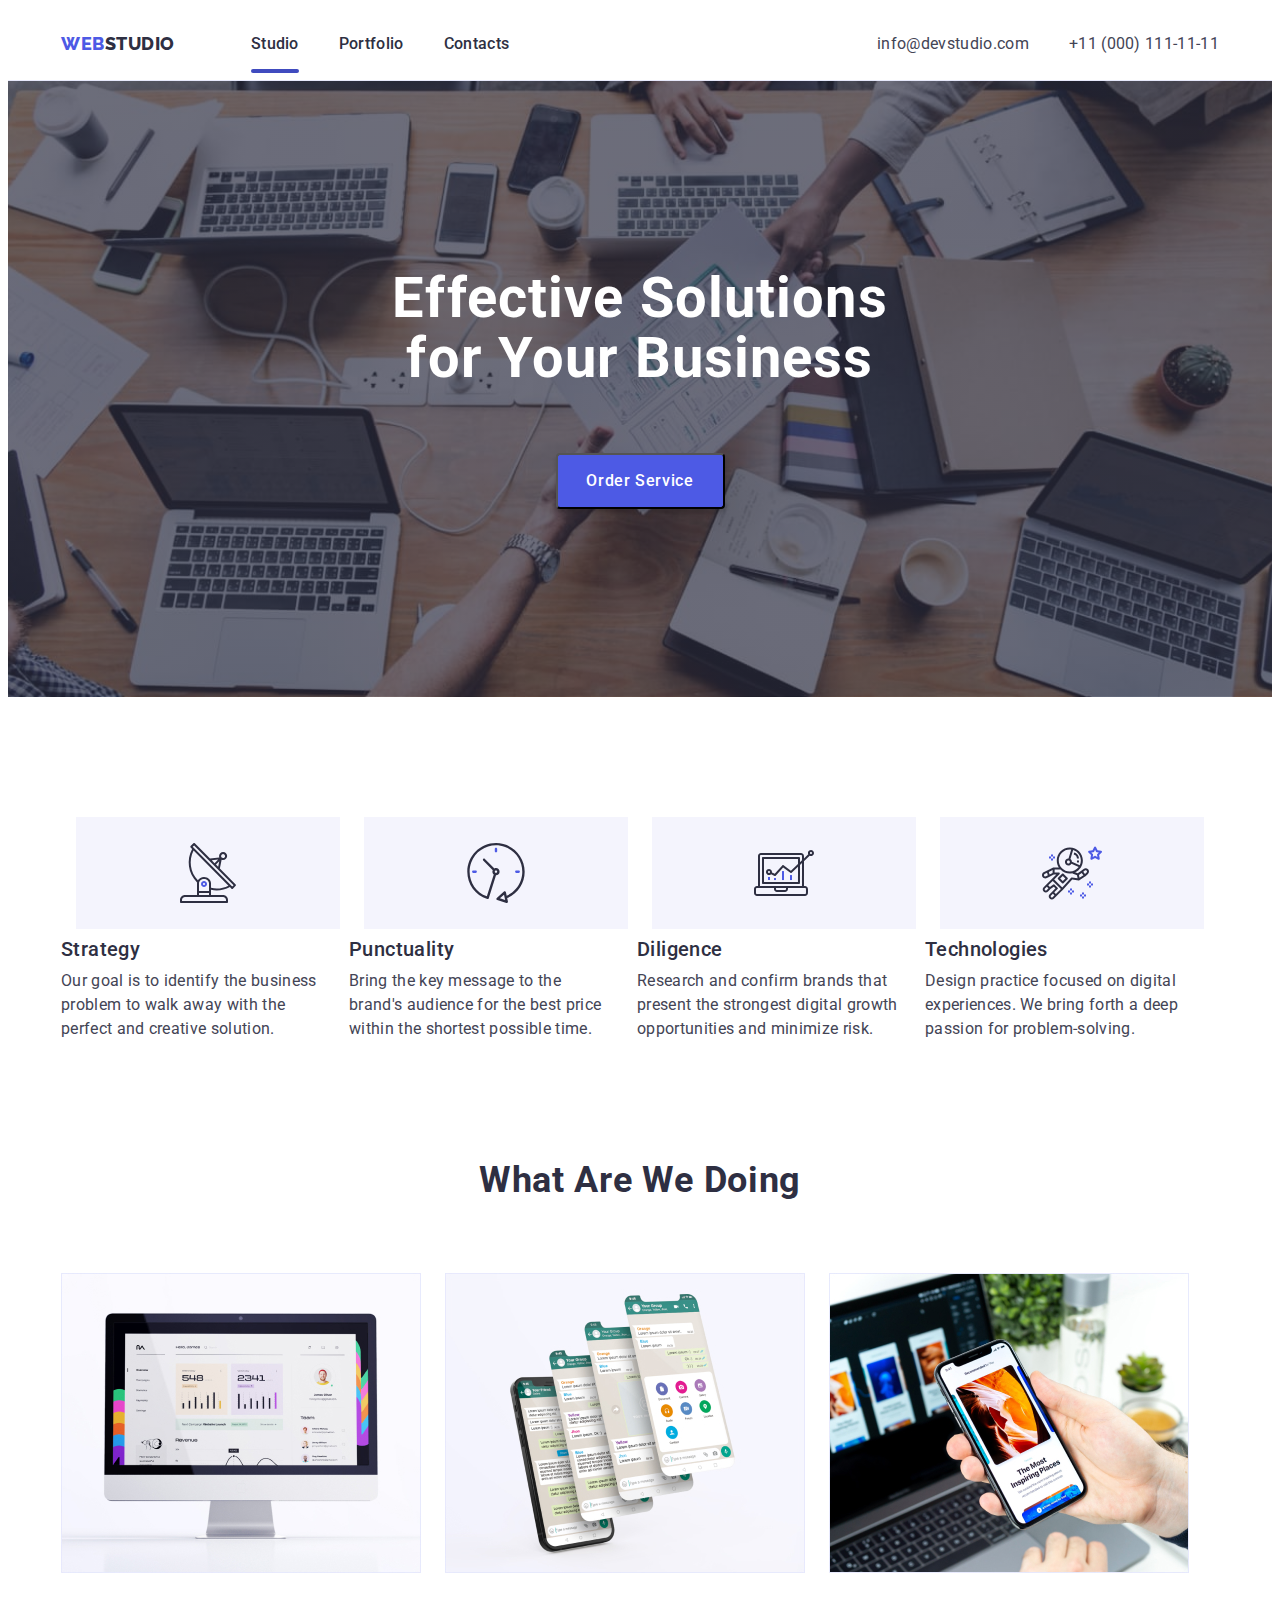
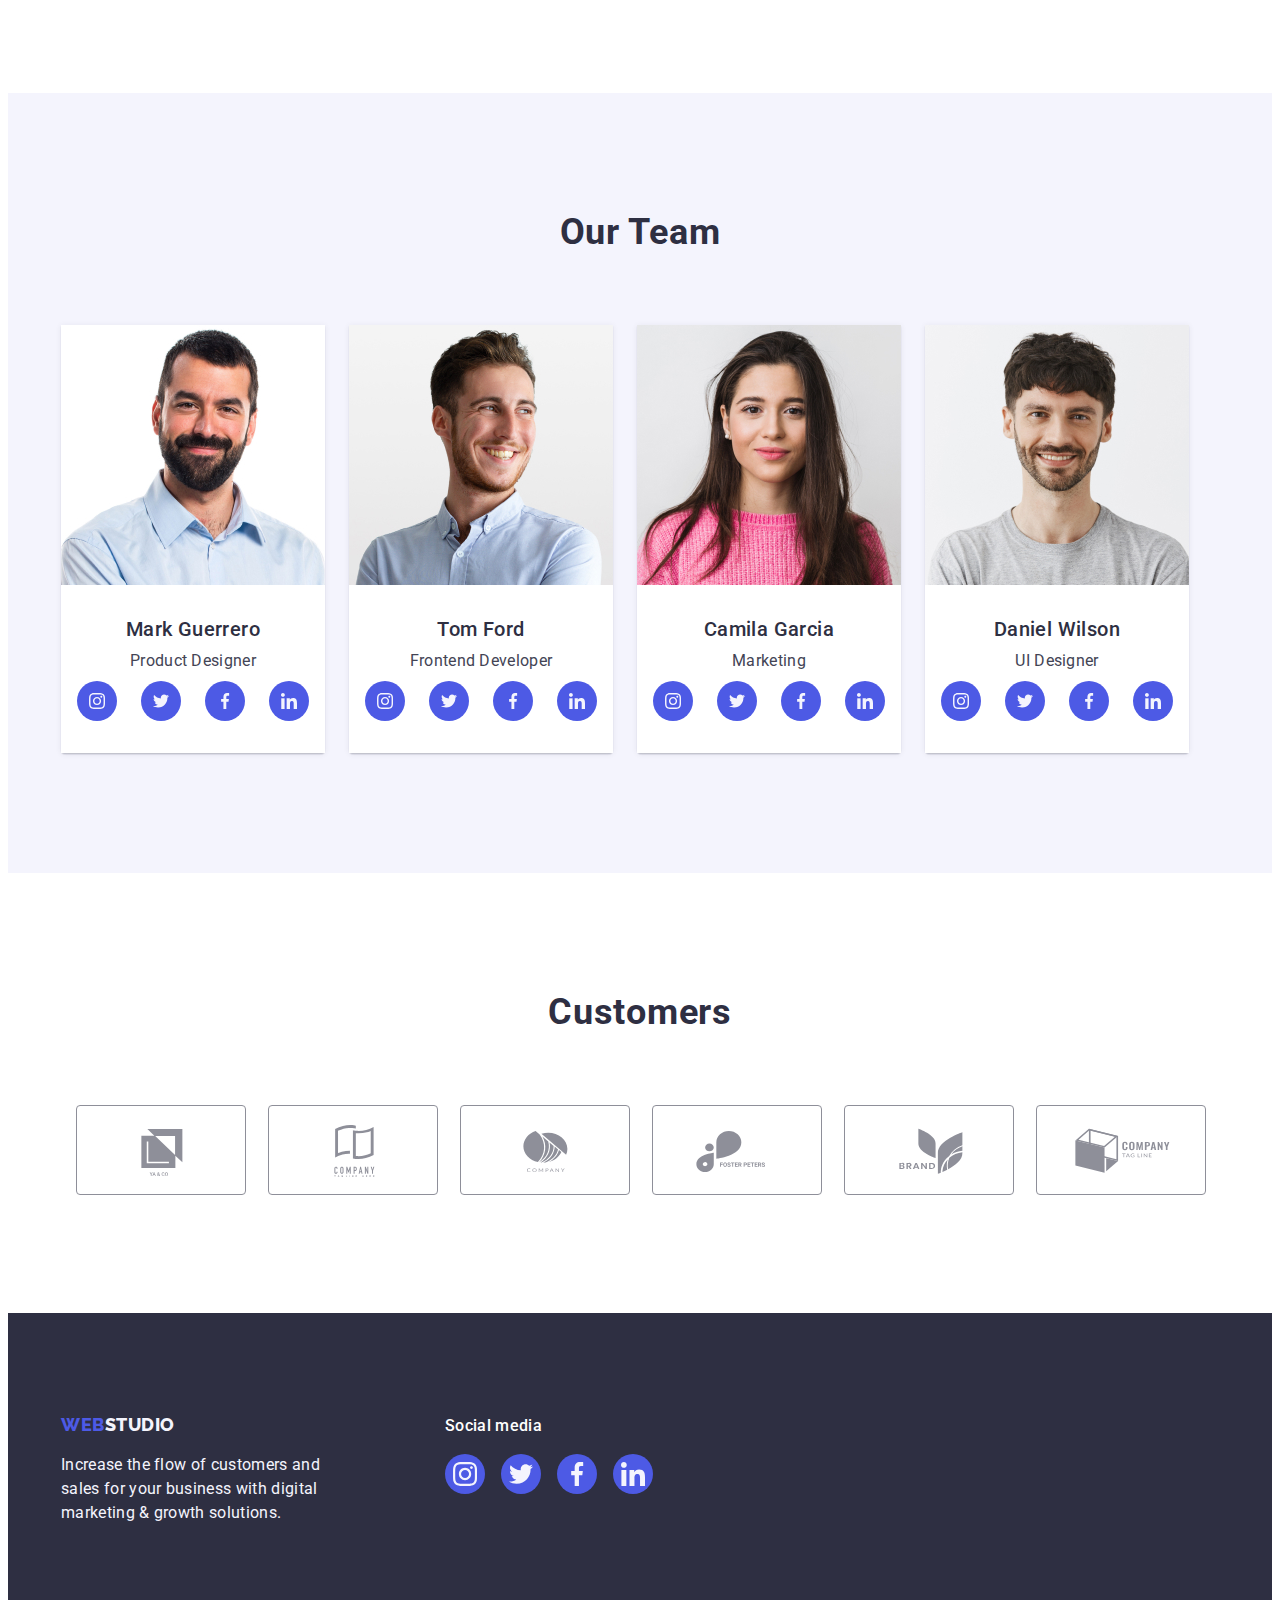
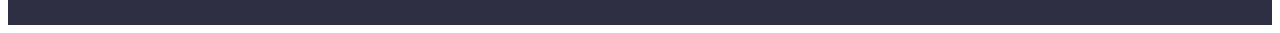
<file: index.html>
<!DOCTYPE html>
<html lang="en">
  <head>
    <meta charset="UTF-8" />
    <meta http-equiv="X-UA-Compatible" content="IE=edge" />
    <meta name="viewport" content="width=device-width, initial-scale=1.0" />
    <title>Maket</title>
    <link rel="preconnect" href="https://fonts.googleapis.com" />
    <link rel="preconnect" href="https://fonts.gstatic.com" crossorigin />
    <link
      href="https://fonts.googleapis.com/css2?family=Raleway:wght@800&family=Roboto:wght@400;500;700;900&display=swap"
      rel="stylesheet"
    />
    <link
      rel="stylesheet"
      href="https://cdnjs.cloudflare.com/ajax/libs/modern-normalize/1.1.0/modern-normalize.min.css"
      integrity="sha512-wpPYUAdjBVSE4KJnH1VR1HeZfpl1ub8YT/NKx4PuQ5NmX2tKuGu6U/JRp5y+Y8XG2tV+wKQpNHVUX03MfMFn9Q=="
      crossorigin="anonymous"
      referrerpolicy="no-referrer"
    />
    <link rel="stylesheet" href="./css/styles.css" />
  </head>

  <body>
    <header class="header">
      <div class="container hed">
        <nav class="header-navigator header-list">
          <a class="logo link" href="./index.html"
            >Web<span class="logo-two link">Studio</span></a
          >
          <ul class="header-list list">
            <li class="link header-item studio">
              <a class="link header-list-item current" href="./index.html">Studio</a>
            </li>
            <li class="link header-item portfolio">
              <a class="link header-list-item" href="./portfolio.html"
                >Portfolio</a
              >
            </li>
            <li class="link header-item contacts">
              <a class="link header-list-item" href="">Contacts</a>
            </li>
          </ul>
        </nav>
        <address class="address">
          <ul class="adres-list list header-list">
            <li class="link header-item mail">
              <a class="link adres-list-item" href="mailto:info@devstudio.com"
                >info@devstudio.com</a
              >
            </li>
            <li class="link header-item tel">
              <a class="link adres-list-item" href="tel:+110001111111"
                >+11 (000) 111-11-11</a
              >
            </li>
          </ul>
        </address>
      </div>
    </header>
    <main class="main">
      <section class="section-one">
        <div class="container sec-one">
          <h1 class="title title-one-page">
            Effective Solutions for Your Business
          </h1>
          <button class="button-order" data-modal-open type="button">Order Service</button>
        </div>
      </section>
      <section class="section-two sec-two">
        <div class="container">
          <h2 hidden class="hidden">Working Principles</h2>
          <ul class="list list-icon-one">
            <li class="item item-icon-one">
              <a class="link link-icon-one" href="">
                <svg class="" width="60" height="64">
                  <use href="./images/sprite.svg#icon-antenna-1"></use>
                </svg>
              </a>
            </li>
            <li class="item item-icon-one">
              <a class="link link-icon-one" href="">
                <svg class="" width="60" height="64">
                  <use href="./images/sprite.svg#icon-clock-1"></use>
                </svg>
              </a>
            </li>
            <li class="item item-icon-one">
              <a class="link link-icon-one" href=""
                ><svg class="" width="60" height="64">
                  <use href="./images/sprite.svg#icon-diagram-1"></use>
                </svg>
              </a>
            </li>
            <li class="item item-icon-one">
              <a class="link link-icon-one" href="">
                <svg class="" width="60" height="64">
                  <use href="./images/sprite.svg#icon-astronaut-1"></use>
                </svg>
              </a>
            </li>
          </ul>

          <ul class="list sec-two-list">
            <li class="section-two-item">
              <h3 class="section-two-title">Strategy</h3>
              <p class="section-two-text">
                Our goal is to identify the business problem to walk away with
                the perfect and creative solution.
              </p>
            </li>
            <li class="section-two-item">
              <h3 class="section-two-title">Punctuality</h3>
              <p class="section-two-text">
                Bring the key message to the brand's audience for the best price
                within the shortest possible time.
              </p>
            </li>
            <li class="section-two-item">
              <h3 class="section-two-title">Diligence</h3>
              <p class="section-two-text">
                Research and confirm brands that present the strongest digital
                growth opportunities and minimize risk.
              </p>
            </li>
            <li class="section-two-item">
              <h3 class="section-two-title">Technologies</h3>
              <p class="section-two-text">
                Design practice focused on digital experiences. We bring forth a
                deep passion for problem-solving.
              </p>
            </li>
          </ul>
        </div>
      </section>
      <section class="section-three">
        <div class="container">
          <h2 class="section-three-title">What are we doing</h2>
          <ul class="list section-three-list img-list-one">
            <li class="section-three-img">
              <img
                src="./images/computer.jpg"
                alt="computer"
                width="360"
                height="300"
              />
            </li>
            <li class="section-three-img">
              <img
                src="./images/phone.jpg"
                alt="phone"
                width="360"
                height="300"
              />
            </li>
            <li class="section-three-img">
              <img
                src="./images/phone_hand.jpg"
                alt="phone in hand"
                width="360"
                height="300"
              />
            </li>
          </ul>
        </div>
      </section>
      <section class="section-four">
        <div class="container">
          <h2 class="section-four-title">Our Team</h2>
          <ul class="list section-four-list img-list-one">
            <div class="team">
              <li class="section-four-item">
              <img
                class="section-four-img"
                src="./images/img_people/mark.jpg"
                alt="man"
                width="264"
                height="260"
              />
              <div class="sec-four-over">
                <h3 class="section-four-photo">Mark Guerrero</h3>
                <p class="profession">Product Designer</p>
                <ul class="list list-icon-two">
                  <li class="item-icon-two">
                    <a class="link link-icon-two" href="">
                      <svg class="" width="16" height="16">
                        <use href="./images/sprite.svg#icon-instagram-2"></use>
                      </svg>
                    </a>
                  </li>                    
                  <li class="item-icon-two">
                    <a class="link link-icon-two" href="">
                      <svg class="" width="16" height="16">
                        <use
                          class=""
                          href="./images/sprite.svg#icon-twitter-1"
                        ></use>
                      </svg>
                    </a>
                  </li>
                  <li class="item-icon-two">
                    <a class="link link-icon-two" href="">
                      <svg class="" width="16" height="16">
                        <use href="./images/sprite.svg#icon-facebook-1"></use>
                      </svg>
                    </a>
                  </li>
                  <li class="item-icon-two">
                    <a class="link link-icon-two" href="">
                      <svg class="" width="16" height="16">
                        <use href="./images/sprite.svg#icon-linkedin-1"></use>
                      </svg>
                    </a>
                  </li>
                </ul>
              
              </div>
              </div>
              </li>
              <div class="team">
              <li class="section-four-item">
              <img
                class="section-four-img"
                src="./images/img_people/tom.jpg"
                alt="man"
                width="264"
                height="260"
              />
              <div class="sec-four-over">
                <h3 class="section-four-photo">Tom Ford</h3>
                <p class="profession">Frontend Developer</p>
                <ul class="list list-icon-two">
                  <li class="item-icon-two">
                    <a class="link link-icon-two" href="">
                      <svg class="" width="16" height="16">
                        <use href="./images/sprite.svg#icon-instagram-2"></use>
                      </svg>
                    </a>
                  </li>
                  <li class="item-icon-two">
                    <a class="link link-icon-two" href="">
                      <svg class="" width="16" height="16">
                        <use href="./images/sprite.svg#icon-twitter-1"></use>
                      </svg>
                    </a>
                  </li>
                  <li class="item-icon-two">
                    <a class="link link-icon-two" href="">
                      <svg class="" width="16" height="16">
                        <use href="./images/sprite.svg#icon-facebook-1"></use>
                      </svg>
                    </a>
                  </li>
                  <li class="item-icon-two">
                    <a class="link link-icon-two" href="">
                      <svg class="" width="16" height="16">
                        <use href="./images/sprite.svg#icon-linkedin-1"></use>
                      </svg>
                    </a>
                  </li>
                </ul>
                 </div>
            </div>
            </li>
              <div class="team">
              <li class="section-four-item">
              <img
                class="section-four-img"
                src="./images/img_people/cam.jpg"
                alt="woman"
                width="264"
                height="260"
              />
              <div class="sec-four-over">
                <h3 class="section-four-photo">Camila Garcia</h3>
                <p class="profession">Marketing</p>
                <ul class="list list-icon-two">
                  <li class="item-icon-two">
                    <a class="link link-icon-two" href="">
                      <svg class="" width="16" height="16">
                        <use href="./images/sprite.svg#icon-instagram-2"></use>
                      </svg>
                    </a>
                  </li>
                  <li class="item-icon-two">
                    <a class="link link-icon-two" href="">
                      <svg class="" width="16" height="16">
                        <use href="./images/sprite.svg#icon-twitter-1"></use>
                      </svg>
                    </a>
                  </li>
                  <li class="item-icon-two">
                    <a class="link link-icon-two" href="">
                      <svg class="" width="16" height="16">
                        <use href="./images/sprite.svg#icon-facebook-1"></use>
                      </svg>
                    </a>
                  </li>
                  <li class="item-icon-two">
                    <a class="link link-icon-two" href="">
                      <svg class="" width="16" height="16">
                        <use href="./images/sprite.svg#icon-linkedin-1"></use>
                      </svg>
                    </a>
                  </li>
                </ul>
                </div>
            </div>
            </li>
            <div class="team">
              <li class="section-four-item">
              <img
                class="section-four-img"
                src="./images/img_people/dan.jpg"
                alt="man"
                width="264"
                height="260"
              />
              <div class="sec-four-over">
                <h3 class="section-four-photo">Daniel Wilson</h3>
                <p class="profession">UI Designer</p>
                <ul class="list list-icon-two">
                  <li class="item-icon-two">
                    <a class="link link-icon-two" href="">
                      <svg class="" width="16" height="16">
                        <use href="./images/sprite.svg#icon-instagram-2"></use>
                      </svg>
                    </a>
                  </li>
                  <li class="item-icon-two">
                    <a class="link link-icon-two" href="">
                      <svg class="" width="16" height="16">
                        <use href="./images/sprite.svg#icon-twitter-1"></use>
                      </svg>
                    </a>
                  </li>
                  <li class="item-icon-two">
                    <a class="link link-icon-two" href="">
                      <svg class="" width="16" height="16">
                        <use href="./images/sprite.svg#icon-facebook-1"></use>
                      </svg>
                    </a>
                  </li>
                  <li class="item-icon-two">
                    <a class="link link-icon-two" href="">
                      <svg class="" width="16" height="16">
                        <use href="./images/sprite.svg#icon-linkedin-1"></use>
                      </svg>
                    </a>
                  </li>
                </ul>
                              </div>
            </div>
            
                              </li>
            </ul>
        </div>
      </section>
      <section class="section-five">
        <div class="container">
          <h2 class="title-customers">Customers</h2>
          <ul class="list list-icon-three">
            <li class="item-icon-three">
              <a class="link link-icon-three" href="">
                <svg class="svg-image-two" width="104" height="56">
                  <use href="./images/sprite.svg#icon-Logo"></use>
                </svg>
              </a>
            </li>
            <li class="item-icon-three">
              <a class="link link-icon-three" href="">
                <svg class="svg-image-two" width="104" height="56">
                  <use href="./images/sprite.svg#icon-Logo-1"></use>
                </svg>
              </a>
            </li>
            <li class="item-icon-three">
              <a class="link link-icon-three" href="">
                <svg class="svg-image-two" width="104" height="56">
                  <use href="./images/sprite.svg#icon-Logo-2"></use>
                </svg>
              </a>
            </li>
            <li class="item-icon-three">
              <a class="link link-icon-three" href="">
                <svg class="svg-image-two" width="104" height="56">
                  <use href="./images/sprite.svg#icon-Logo-3"></use>
                </svg>
              </a>
            </li>
            <li class="item-icon-three">
              <a class="link link-icon-three" href="">
                <svg class="svg-image-two" width="104" height="56">
                  <use href="./images/sprite.svg#icon-Logo-4"></use>
                </svg>
              </a>
            </li>
            <li class="item-icon-three">
              <a class="link link-icon-three" href="">
                <svg class="svg-image-two" width="104" height="56">
                  <use href="./images/sprite.svg#icon-Logo-5"></use>
                </svg>
              </a>
            </li>
          </ul>
        </div>
      </section>
    </main>
    <footer class="footer">
      <div class="container foot">
        <div class="footer-sec-one">
          <a class="logo logo-down link" href="./index.html"
            >Web<span class="logo-two-footer link">Studio</span></a
          >
          <p class="footer-text">
            Increase the flow of customers and sales for your business with
            digital marketing & growth solutions.
          </p>
        </div>
        <div class="footer-sec-two">
          <h3 class="title-soc">Social media</h3>
          <ul class="list list-icon-two-foot">
            <li class="item-icon-two-foot">
              <a class="link link-icon-two-foot" href="">
                <svg class="" width="24" height="24">
                  <use href="./images/sprite.svg#icon-instagram-2"></use>
                </svg>
              </a>
            </li>
            <li class="item-icon-two-foot">
              <a class="link link-icon-two-foot" href="">
                <svg class="" width="24" height="24">
                  <use href="./images/sprite.svg#icon-twitter-1"></use>
                </svg>
              </a>
            </li>
            <li class="item-icon-two-foot">
              <a class="link link-icon-two-foot" href="">
                <svg class="" width="24" height="24">
                  <use href="./images/sprite.svg#icon-facebook-1"></use>
                </svg>
              </a>
            </li>
            <li class="item-icon-two-foot">
              <a class="link link-icon-two-foot" href="">
                <svg class="" width="24" height="24">
                  <use href="./images/sprite.svg#icon-linkedin-1"></use>
                </svg>
              </a>
            </li>
          </ul>
        </div>
      </div>
    </footer>
    <div class="backdrop is-hidden" data-modal>
      <div class="modal">
        <button type="button" data-modal-close class="button-modal">
          <svg class="button-modal-svg">
            <use href="./images/sprite.svg#icon-Vector"></use>
          </svg>
        </button>
      </div>
    </div>
    <script src="./js/modal.js"></script>
  </body>
</html>
</file>
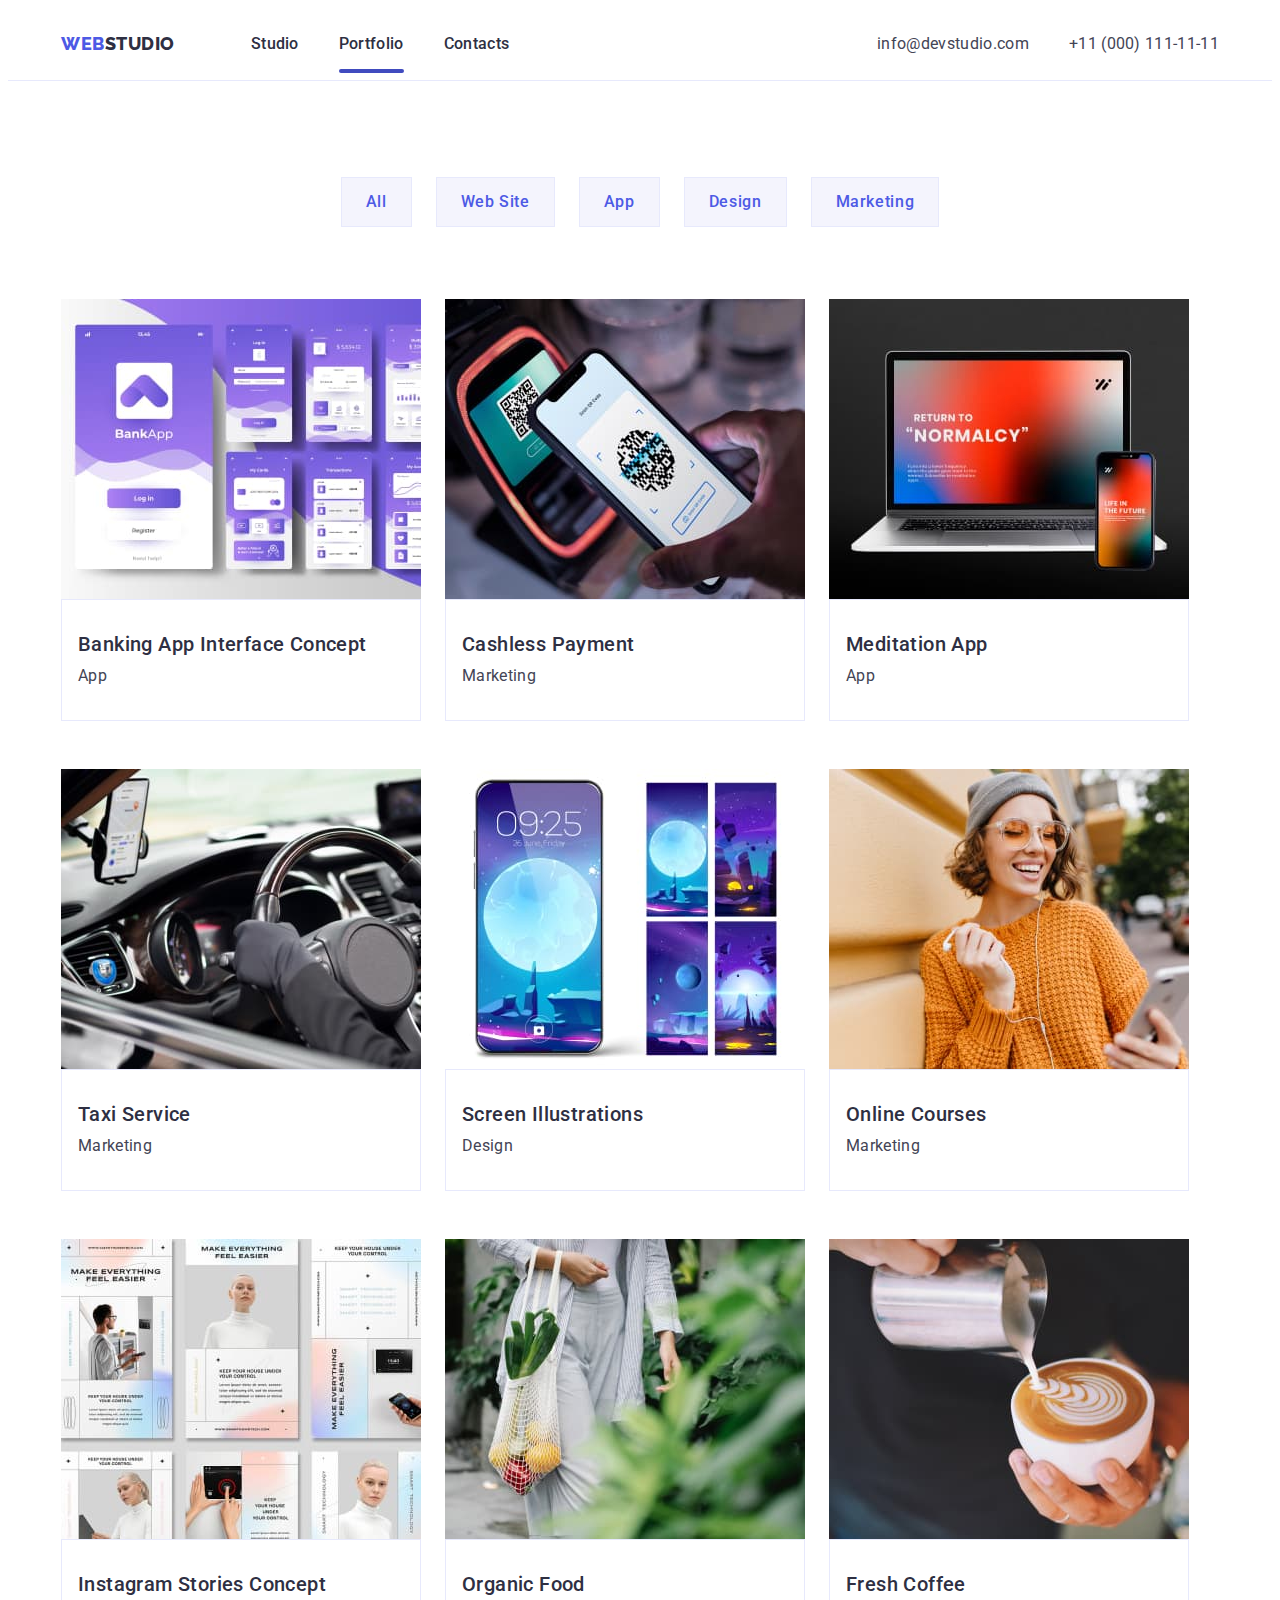
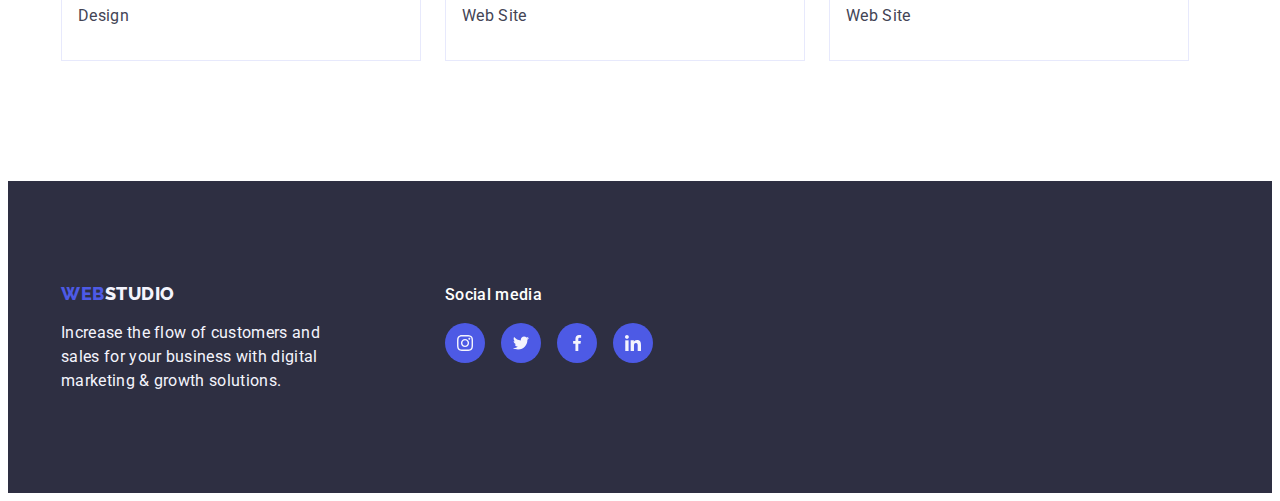
<file: portfolio.html>
<!DOCTYPE html>
<html lang="en">
  <head>
    <meta charset="UTF-8" />
    <meta http-equiv="X-UA-Compatible" content="IE=edge" />
    <meta name="viewport" content="width=device-width, initial-scale=1.0" />
    <title>Maket</title>
    <link rel="preconnect" href="https://fonts.googleapis.com" />
    <link rel="preconnect" href="https://fonts.gstatic.com" crossorigin />
    <link
      href="https://fonts.googleapis.com/css2?family=Raleway:wght@800&family=Roboto:wght@400;500;700;900&display=swap"
      rel="stylesheet"
    />
    <link
      rel="stylesheet"
      href="https://cdnjs.cloudflare.com/ajax/libs/modern-normalize/1.1.0/modern-normalize.min.css"
      integrity="sha512-wpPYUAdjBVSE4KJnH1VR1HeZfpl1ub8YT/NKx4PuQ5NmX2tKuGu6U/JRp5y+Y8XG2tV+wKQpNHVUX03MfMFn9Q=="
      crossorigin="anonymous"
      referrerpolicy="no-referrer"
    />
    <link rel="stylesheet" href="./css/styles.css" />
  </head>
  <body>
    <header class="header">
      <div class="container hed">
        <nav class="header-navigator header-list">
          <a class="logo link" href="./index.html"
            >Web<span class="logo-two link">Studio</span></a
          >
          <ul class="header-list list">
            <li class="link header-item studio">
              <a class="link header-list-item" href="./index.html">Studio</a>
            </li>
            <li class="link header-item portfolio">
              <a class="link header-list-item current" href="./portfolio.html"
                >Portfolio</a
              >
            </li>
            <li class="link header-item contacts">
              <a class="link header-list-item" href="">Contacts</a>
            </li>
          </ul>
        </nav>
        <address class="address">
          <ul class="adres-list list header-list">
            <li class="link header-item mail">
              <a class="link adres-list-item" href="mailto:info@devstudio.com"
                >info@devstudio.com</a
              >
            </li>
            <li class="link header-item tel">
              <a class="link adres-list-item" href="tel:+110001111111"
                >+11 (000) 111-11-11</a
              >
            </li>
          </ul>
        </address>
      </div>
    </header>
    <main class="main">
      <section class="but-two-sec">
        <div class="container">
          <h1 class="hidden" hidden>Page two</h1>
          <ul class="list two-section-one-list button-two">
            <li class="but-two">
              <button
                class="link type-all two-section-one-item-button"
                type="button"
              >
                All
              </button>
            </li>
            <li class="but-two">
              <button
                class="link type-website two-section-one-item-button"
                type="button"
              >
                Web Site
              </button>
            </li>
            <li class="but-two">
              <button
                class="link type-app two-section-one-item-button"
                type="button"
              >
                App
              </button>
            </li>
            <li class="but-two">
              <button
                class="link type-design two-section-one-item-button"
                type="button"
              >
                Design
              </button>
            </li>
            <li class="but-two">
              <button
                class="link type-marketing two-section-one-item-button"
                type="button"
              >
                Marketing
              </button>
            </li>
          </ul>
          <ul class="list two-section-list img-list-two">
            <li class="two-section-item el-page-two el-one">
              <a class="link link-img" href="">
                <div class="team-list-img-wrapper">
                  <img
                    src="./images/img_people/img_portfolio/banking.jpg"
                    alt="banking"
                    width="360"
                    height="300"
                  />
                  <p class="overlay">
                    14 Stylish and User-Friendly App Design Concepts · Task
                    Manager App · Calorie Tracker App · Exotic Fruit Ecommerce
                    App · Cloud Storage App
                  </p>
                </div>

                <div class="page-two-over">
                  <h2 class="servise">Banking App Interface Concept</h2>
                  <p class="two-text">App</p>
                </div>
              </a>
            </li>

            <li class="two-section-item el-page-two el-two">
              <a class="link link-img" href="">
                <div class="team-list-img-wrapper">
                  <img
                    src="./images/img_people/img_portfolio/cashless.jpg"
                    alt="cashless"
                    width="360"
                    height="300"
                  />
                  <p class="overlay">
                    14 Stylish and User-Friendly App Design Concepts · Task
                    Manager App · Calorie Tracker App · Exotic Fruit Ecommerce
                    App · Cloud Storage App
                  </p>
                </div>

                <div class="page-two-over">
                  <h2 class="servise">Cashless Payment</h2>
                  <p class="two-text">Marketing</p>
                </div>
              </a>
            </li>

            <li class="two-section-item el-page-two el-three">
              <a class="link link-img" href="">
                <div class="team-list-img-wrapper">
                  <img
                    src="./images/img_people/img_portfolio/meditation.jpg"
                    alt="meditation"
                    width="360"
                    height="300"
                  />
                  <p class="overlay">
                    14 Stylish and User-Friendly App Design Concepts · Task
                    Manager App · Calorie Tracker App · Exotic Fruit Ecommerce
                    App · Cloud Storage App
                  </p>
                </div>

                <div class="page-two-over">
                  <h2 class="servise">Meditation App</h2>
                  <p class="two-text">App</p>
                </div>
              </a>
            </li>

            <li class="two-section-item el-page-two el-four">
              <a class="link link-img" href="">
                <div class="team-list-img-wrapper">
                  <img
                    src="./images/img_people/img_portfolio/taxi.jpg"
                    alt="taxi"
                    width="360"
                    height="300"
                  />
                  <p class="overlay">
                    14 Stylish and User-Friendly App Design Concepts · Task
                    Manager App · Calorie Tracker App · Exotic Fruit Ecommerce
                    App · Cloud Storage App
                  </p>
                </div>

                <div class="page-two-over">
                  <h2 class="servise">Taxi Service</h2>
                  <p class="two-text">Marketing</p>
                </div>
              </a>
            </li>

            <li class="two-section-item el-page-two el-five">
              <a class="link link-img" href="">
                <div class="team-list-img-wrapper">
                  <img
                    src="./images/img_people/img_portfolio/screen.jpg"
                    alt="screen"
                    width="360"
                    height="300"
                  />
                  <p class="overlay">
                    14 Stylish and User-Friendly App Design Concepts · Task
                    Manager App · Calorie Tracker App · Exotic Fruit Ecommerce
                    App · Cloud Storage App
                  </p>
                </div>

                <div class="page-two-over">
                  <h2 class="servise">Screen Illustrations</h2>
                  <p class="two-text">Design</p>
                </div>
              </a>
            </li>

            <li class="two-section-item el-page-two el-six">
              <a class="link link-img" href="">
                <div class="team-list-img-wrapper">
                  <img
                    src="./images/img_people/img_portfolio/online.jpg"
                    alt="online"
                    width="360"
                    height="300"
                  />
                  <p class="overlay">
                    14 Stylish and User-Friendly App Design Concepts · Task
                    Manager App · Calorie Tracker App · Exotic Fruit Ecommerce
                    App · Cloud Storage App
                  </p>
                </div>

                <div class="page-two-over">
                  <h2 class="servise">Online Courses</h2>
                  <p class="two-text">Marketing</p>
                </div>
              </a>
            </li>

            <li class="two-section-item el-page-two el-seven">
              <a class="link link-img" href="">
                <div class="team-list-img-wrapper">
                  <img
                    src="./images/img_people/img_portfolio/instagram.jpg"
                    alt="instagram"
                    width="360"
                    height="300"
                  />
                  <p class="overlay">
                    14 Stylish and User-Friendly App Design Concepts · Task
                    Manager App · Calorie Tracker App · Exotic Fruit Ecommerce
                    App · Cloud Storage App
                  </p>
                </div>

                <div class="page-two-over">
                  <h2 class="servise">Instagram Stories Concept</h2>
                  <p class="two-text">Design</p>
                </div>
              </a>
            </li>

            <li class="two-section-item el-page-two el-eight">
              <a class="link link-img" href="">
                <div class="team-list-img-wrapper">
                  <img
                    src="./images/img_people/img_portfolio/organic.jpg"
                    alt="organic"
                    width="360"
                    height="300"
                  />
                  <p class="overlay">
                    14 Stylish and User-Friendly App Design Concepts · Task
                    Manager App · Calorie Tracker App · Exotic Fruit Ecommerce
                    App · Cloud Storage App
                  </p>
                </div>

                <div class="page-two-over">
                  <h2 class="servise">Organic Food</h2>
                  <p class="two-text">Web Site</p>
                </div>
              </a>
            </li>

            <li class="two-section-item el-page-two el-nine">
              <a class="link link-img" href="">
                <div class="team-list-img-wrapper">
                  <img
                    src="./images/img_people/img_portfolio/fresh_coffee.jpg"
                    alt="coffee"
                    width="360"
                    height="300"
                  />
                  <p class="overlay">
                    14 Stylish and User-Friendly App Design Concepts · Task
                    Manager App · Calorie Tracker App · Exotic Fruit Ecommerce
                    App · Cloud Storage App
                  </p>
                </div>

                <div class="page-two-over">
                  <h2 class="servise">Fresh Coffee</h2>
                  <p class="two-text">Web Site</p>
                </div>
              </a>
            </li>
          </ul>
        </div>
      </section>
    </main>
    <footer class="footer">
      <div class="container foot">
        <div class="footer-sec-one">
          <a class="logo logo-down link" href="./index.html"
            >Web<span class="logo-two-footer link">Studio</span></a
          >
          <p class="footer-text">
            Increase the flow of customers and sales for your business with
            digital marketing & growth solutions.
          </p>
        </div>
        <div class="footer-sec-two">
          <h3 class="title-soc">Social media</h3>
          <ul class="list list-icon-two-foot">
            <li class="item-icon-two-foot">
              <a class="link link-icon-two-foot" href="">
                <svg class="" width="16" height="16">
                  <use href="./images/sprite.svg#icon-instagram-2"></use>
                </svg>
              </a>
            </li>
            <li class="item-icon-two-foot">
              <a class="link link-icon-two-foot" href="">
                <svg class="" width="16" height="16">
                  <use href="./images/sprite.svg#icon-twitter-1"></use>
                </svg>
              </a>
            </li>
            <li class="item-icon-two-foot">
              <a class="link link-icon-two-foot" href="">
                <svg class="" width="16" height="16">
                  <use href="./images/sprite.svg#icon-facebook-1"></use>
                </svg>
              </a>
            </li>
            <li class="item-icon-two-foot">
              <a class="link link-icon-two-foot" href="">
                <svg class="" width="16" height="16">
                  <use href="./images/sprite.svg#icon-linkedin-1"></use>
                </svg>
              </a>
            </li>
          </ul>
        </div>
      </div>
    </footer>
  </body>
</html>
</file>
<file: css/styles.css>
:root {
  --color-body: #434455;
  --brand-color: #ffffff;
  --hover-order: #404bbf;
  --button-normal: #4d5ae5;
}

body {
  font-family: "Roboto", sans-serif;
  background-color: var(--brand-color);
  color: var(--color-body);
}

h1,
h2,
h3,
h4,
h5,
h6,
p {
  margin: 0;
}

ul {
  margin: 0;
  padding-left: 0;
}

button {
  cursor: pointer;
}

address {
  font-style: normal;
}

img {
  display: block;
}

.list {
  list-style: none;
}

.link {
  text-decoration: none;
}

.item {
  list-style: none;
  text-decoration: none;
}

.container {
  width: 1158px;
  padding-left: 15px;
  padding-right: 15px;
  margin: 0 auto;
}

/* header */

.header {
  box-sizing: border-box;
  background: var(--brand-color);
  border-bottom: 1px solid #e7e9fc;
}


.header-list-item {
  font-weight: 500;
  font-size: 16px;
  line-height: 1.33;
  letter-spacing: 0.02em;
  color: #2e2f42;
}

/* Header border "after" */
.current {
  position: relative;
}

.current::after {
  position: absolute;
  content: '';
  left: 0;
  bottom: -20px;
  width: 100%;
  height: 4px;
  border-radius: 2px;
  background-color: #404BBF;
  }
/*  */

.adres-list-tel,
.adres-list-mail {
  font-size: 16px;
  line-height: 1.33;
  letter-spacing: 0.02em;
  color: #434455;
}

.address {
  font-style: normal;
}

/* footer */

.footer {
  background: #2e2f42;
}

.footer-text {
  font-size: 16px;
  line-height: 1.5;
  letter-spacing: 0.02em;
  color: #f4f4fd;
}

/* buttom-logo-href */

.logo {
  font-weight: 800;
  font-size: 18px;
  line-height: 1.17;
  display: flex;
  align-items: center;
  letter-spacing: 0.03em;
  text-transform: uppercase;
  color: #4d5ae5;
  font-family: "Raleway", sans-serif;
  text-decoration: none;
}

.logo-two {
  color: #2e2f42;
}

.logo-two-footer {
  font-weight: 800;
  font-size: 18px;
  line-height: 1.17;
  display: flex;
  align-items: center;
  letter-spacing: 0.03em;
  text-transform: uppercase;
  color: #f4f4fd;
}

.header {
  background: #ffffff;
  border-bottom: 1px solid #e7e9fc;
}

.adres-list-item {
  font-size: 16px;
  line-height: 1.5;
  letter-spacing: 0.02em;
  color: #434455;
  transition: color 250ms cubic-bezier(0.4, 0, 0.2, 1);
}

.adres-list-item:hover,
.adres-list-item:focus {
  color: #404bbf;
}

.header-list-item {
  font-weight: 500;
  font-size: 16px;
  line-height: 1.5;
  letter-spacing: 0.02em;
  color: #2e2f42;
  transition: color 250ms cubic-bezier(0.4, 0, 0.2, 1);
}

.header-list-item:hover,
.header-list-item:focus {
  color: #404bbf;
}

.button-order {
  font-family: "Roboto", sans-serif;
  background-color: var(--button-normal);
  box-shadow: 0px 4px 4px rgba(0, 0, 0, 0.15);
  border-radius: 4px;
  font-weight: 500;
  font-size: 16px;
  line-height: 1.5;
  display: flex;
  align-items: center;
  letter-spacing: 0.04em;
  color: var(--brand-color);
  flex: none;
  flex-grow: 0;
  cursor: pointer;
  transition: background-color 250ms cubic-bezier(0.4, 0, 0.2, 1);
}

.button-order:hover {
  background-color: var(--hover-order);
}

.button-order:focus {
  background-color: var(--hover-order);
}

.two-section-one-item-button {
  font-family: "Roboto", sans-serif;
  background-color: #f4f4fd;
  font-weight: 500;
  font-size: 16px;
  line-height: 1.5;
  letter-spacing: 0.04em;
  color: #4d5ae5;
  cursor: pointer;
  transition: background-color 250ms cubic-bezier(0.4, 0, 0.2, 1), color 250ms cubic-bezier(0.4, 0, 0.2, 1), box-shadow 250ms cubic-bezier(0.4, 0, 0.2, 1);
}

.two-section-one-item-button:hover {
  color: var(--brand-color);
  background-color: var(--hover-order);
  box-shadow: 0px 3px 1px rgba(0, 0, 0, 0.1), 0px 2px 1px rgba(0, 0, 0, 0.08),
    0px 2px 2px rgba(0, 0, 0, 0.12);
  border-radius: 4px;
}

.two-section-one-item-button:focus {
  background-color: var(--hover-order);
  color: var(--brand-color);
  box-shadow: 0px 3px 1px rgba(0, 0, 0, 0.1), 0px 2px 1px rgba(0, 0, 0, 0.08),
    0px 2px 2px rgba(0, 0, 0, 0.12);
  border-radius: 4px;
}

.adres-list-mail,
.adres-list-tel {
  font-size: 16px;
  line-height: 1.5;
  letter-spacing: 0.02em;
  color: #434455;
}

.adres-list-mail:hover,
.adres-list-mail:focus {
  color: #404bbf;
}

/* main page one */

.section-one {
  background: #2e2f42;
}

.title {
  font-weight: 700;
  font-size: 56px;
  line-height: 1.07;
  text-align: center;
  letter-spacing: 0.02em;
  color: #ffffff;
}

.section-two-title {
  font-weight: 500;
  font-size: 20px;
  line-height: 1.2;
  letter-spacing: 0.02em;
  color: #2e2f42;
}

.section-two-text {
  font-size: 16px;
  line-height: 1.5;
  letter-spacing: 0.02em;
  color: #434455;
}

.section-three-title {
  font-size: 36px;
  line-height: 1.11;
  text-align: center;
  letter-spacing: 0.02em;
  text-transform: capitalize;
  color: #2e2f42;
}

.section-four-title {
  font-weight: 700;
  font-size: 36px;
  line-height: 1.11;
  text-align: center;
  letter-spacing: 0.02em;
  text-transform: capitalize;
  color: #2e2f42;
}

.section-four {
  background: #f4f4fd;
}

.section-four-item {
  background-color: var(--brand-color);
}

.section-four-photo {
  font-weight: 500;
  font-size: 20px;
  line-height: 1.2;
  letter-spacing: 0.02em;
  color: #2e2f42;
}

.profession {
  line-height: 1.5;
  letter-spacing: 0.02em;
  color: #434455;
  margin-bottom: 8px;
}

/* main page two */

.servise {
  font-weight: 500;
  font-size: 20px;
  line-height: 1.2;
  letter-spacing: 0.02em;
  color: #2e2f42;
}

.two-text {
  font-size: 16px;
  line-height: 1.5;
  letter-spacing: 0.02em;
  color: #434455;
}

/* Boxing header*/

.hed {
  display: flex;
  align-items: center;
  height: 72px;
}

.header-list {
  display: flex;
  margin-right: auto;
}

.logo {
  margin-right: 76px;
}
.studio,
.portfolio,
.mail {
  margin-right: 40px;
}
/* Boxing footer */

.footer {
  padding-top: 101.5px;
  padding-bottom: 100px;
}

.logo-down {
  margin-bottom: 17.5px;
}

.footer-text {
  max-width: 264px;
}

/* Boxing page 1 */

.section-one {
  max-width: 1440px;
  padding-top: 188px;
  padding-bottom: 188px;
  background-image: linear-gradient(
      rgba(46, 47, 66, 0.7),
      rgba(46, 47, 66, 0.7)
    ),
    url(../images/people-office.jpg);
  background-repeat: no-repeat;
  background-position: center;
  background-size: cover;
  margin: 0 auto;
  }

.title-one-page {
  max-width: 496px;
  margin-left: auto;
  margin-right: auto;
  margin-bottom: 64px;
}

.button-order {
  margin-top: 48px;
  margin-right: 635px;
  margin-bottom: 188px;
  margin-left: 636px;
  width: 169px;
  height: 56px;
  display: block;
  margin: 0 auto;
}

.img-list-one {
  display: flex;
  flex-wrap: wrap;
  gap: 24px;
}

.sec-two {
  padding-top: 120px;
  padding-bottom: 120px;
}

.sec-two-list {
  display: flex;
  align-items: center;
  gap: 24px;
}

.section-two-title {
  margin-bottom: 8px;
}

.section-two-item {
  max-width: 264px;
}

.section-three {
  padding-bottom: 120px;
}

.section-three-title {
  margin-bottom: 72px;
}

.section-four {
  padding-top: 120px;
  padding-bottom: 120px;
}

.section-four-title {
  margin-bottom: 72px;
}

.sec-four-over {
  text-align: center;
  padding-top: 32px;
  padding-bottom: 32px;
}

.team {
  box-shadow: 0px 1px 6px rgba(46, 47, 66, 0.08),
    0px 1px 1px rgba(46, 47, 66, 0.16), 0px 2px 1px rgba(46, 47, 66, 0.08);
  border-radius: 0px 0px 4px 4px;
}

.section-four-photo {
  margin-bottom: 8px;
}

/* Page two type */

.type-all,
.type-website,
.type-app,
.type-design,
.type-marketing {
  padding: 12px 24px 12px 24px;
  border: 1px solid #e7e9fc;
  border-radius: 4twopx;
}

/* Boxing page 2*/

.button-two {
  display: flex;
  justify-content: center;
}

.img-list-two {
  display: flex;
  flex-wrap: wrap;
  gap: 48px 24px;
}

.but-two-sec {
  padding-top: 96px;
}


.el-page-two:hover {
    box-shadow: 0px 1px 6px rgba(46, 47, 66, 0.08),
    0px 1px 1px rgba(46, 47, 66, 0.16), 0px 2px 1px rgba(46, 47, 66, 0.08);
}

.two-section-one-list {
  margin-bottom: 72px;
  gap: 24px;
}

.img-list-two {
  padding-bottom: 120px;
}

.page-two-over {
  border: 1px solid #e7e9fc;
  padding-top: 32px;
  padding-bottom: 32px;
  padding-left: 16px;
}

.two-text {
  margin-top: 8px;
}

/* Icon */

.list-icon-two {
  display: flex;
  justify-content: center;
  gap: 24px;
}

.item-icon-two {
  width: 40px;
  height: 40px;
}

.link-icon-two {
  width: 100%;
  height: 100%;
  border-radius: 50%;
  background-color: #4d5ae5;
  display: flex;
  justify-content: center;
  align-items: center;
  transition: background-color 250ms cubic-bezier(0.4, 0, 0.2, 1);
}

.link-icon-two:hover,
.link-icon-two:focus {
  background-color: #404bbf;
}

.list-icon-one {
  display: flex;
  justify-content: center;
  gap: 24px;
}

.item-icon-one {
  width: 264px;
  height: 112px;
  margin-bottom: 8px;
}

.link-icon-one {
  width: 100%;
  height: 100%;
  background-color: #f4f4fd;
  display: flex;
  justify-content: center;
  align-items: center;
}

.section-five {
  padding-top: 120px;
  padding-bottom: 120px;
}

.title-customers {
  font-weight: 700;
  font-size: 36px;
  line-height: 1.11;
  text-align: center;
  letter-spacing: 0.02em;
  text-transform: capitalize;
  color: #2e2f42;
  margin-bottom: 72px;
}

.list-icon-three {
  display: flex;
  justify-content: center;
  gap: 24px;
}

.item-icon-three {
  width: 168px;
  height: 88px;
   }

.link-icon-three {
  width: 100%;
  height: 100%;
  background-color: rgba(142, 143, 153, 1) rgba(142, 143, 153, 1);
  display: flex;
  justify-content: center;
  align-items: center;
  fill: #8e8f99;
  border: 1px solid #8e8f99;
  border-radius: 4px;
  transition: background-color 250ms cubic-bezier(0.4, 0, 0.2, 1), fill 250ms cubic-bezier(0.4, 0, 0.2, 1), border 250ms cubic-bezier(0.4, 0, 0.2, 1);
}

.foot {
  display: flex;
}

.title-soc {
  font-weight: 500;
  font-size: 16px;
  line-height: 1.5;
  letter-spacing: 0.02em;
  color: #ffffff;
  margin-bottom: 16px;
}

.list-icon-two-foot {
  display: flex;
  justify-content: center;
  gap: 16px;
}

.item-icon-two-foot {
  width: 40px;
  height: 40px;
}

.link-icon-two-foot {
  width: 100%;
  height: 100%;
  border-radius: 50%;
  background-color: #4d5ae5;
  display: flex;
  justify-content: center;
  align-items: center;
  transition: background-color 250ms cubic-bezier(0.4, 0, 0.2, 1);
}

.link-icon-two-foot:hover,
.link-icon-two-foot:focus {
  background-color: #31d0aa;
}

.footer-sec-two {
  margin-left: 120px;
}


.link-icon-three:hover,
.link-icon-three:focus {
  fill: #404bbf;
}

.link-icon-three:hover,
.link-icon-three:focus {
  border: 1px solid #404bbf;
  border-radius: 4px;
}

/* Position */

.link-img {
  display: block;
}

.team-list-img-wrapper {
  position: relative;
  overflow: hidden;
}

.overlay {
  position: absolute;
  left: 0;
  top: 0;
  width: 100%;
  height: 100%;
  overflow: auto;
  transform: translate(0, 100%);
  transition: transform 250ms cubic-bezier(0.4, 0, 0.2, 1);
  font-size: 16px;
  line-height: 1.5;
  letter-spacing: 0.02em;
  color: rgba(244, 244, 253, 1);
  background-color: rgba(77, 90, 229, 1);
  padding: 40px 32px 164px 32px;
}

.link-img:hover .overlay,
.link-img:focus .overlay {
  transform: translate(0, 0);
}

/* Modal */

.backdrop {
  position: fixed;
  top: 0;
  width: 100%;
  height: 100%;
  background-color: rgba(46, 47, 66, 0.4);;
  transition: opacity 250ms cubic-bezier(0.4, 0, 0.2, 1), visibility 250ms cubic-bezier(0.4, 0, 0.2, 1);
}

.modal {
  width: 408px;
  min-height: 576px;
  background-color: #fcfcfc;
  border-radius: 4px;
  position: absolute;
  top: 50%;
  left: 50%;
  transform: translate(-50%, -50%) scale(1);
  transition: 250ms linear;
  padding: 20px;
  box-shadow: 0px 1px 1px rgba(0, 0, 0, 0.14), 0px 1px 3px rgba(0, 0, 0, 0.12), 0px 2px 1px rgba(0, 0, 0, 0.2);
border-radius: 4px;
 }

.button-modal {
  width: 24px;
  height: 24px;
  border: 1px solid rgba(0, 0, 0, 0.1);1px solid rgba(0, 0, 0, 0.1);;
  background-color: #E7E9FC;
  border-radius: 50%;
    display: block;
  margin-left: auto;
  }

.button-modal-svg {
  width: 8px;
  height: 8px;
  display: block;
  margin-left: auto;
  }

.is-hidden {
  opacity: 0;
  visibility: hidden;
  pointer-events: none;
}
</file>
